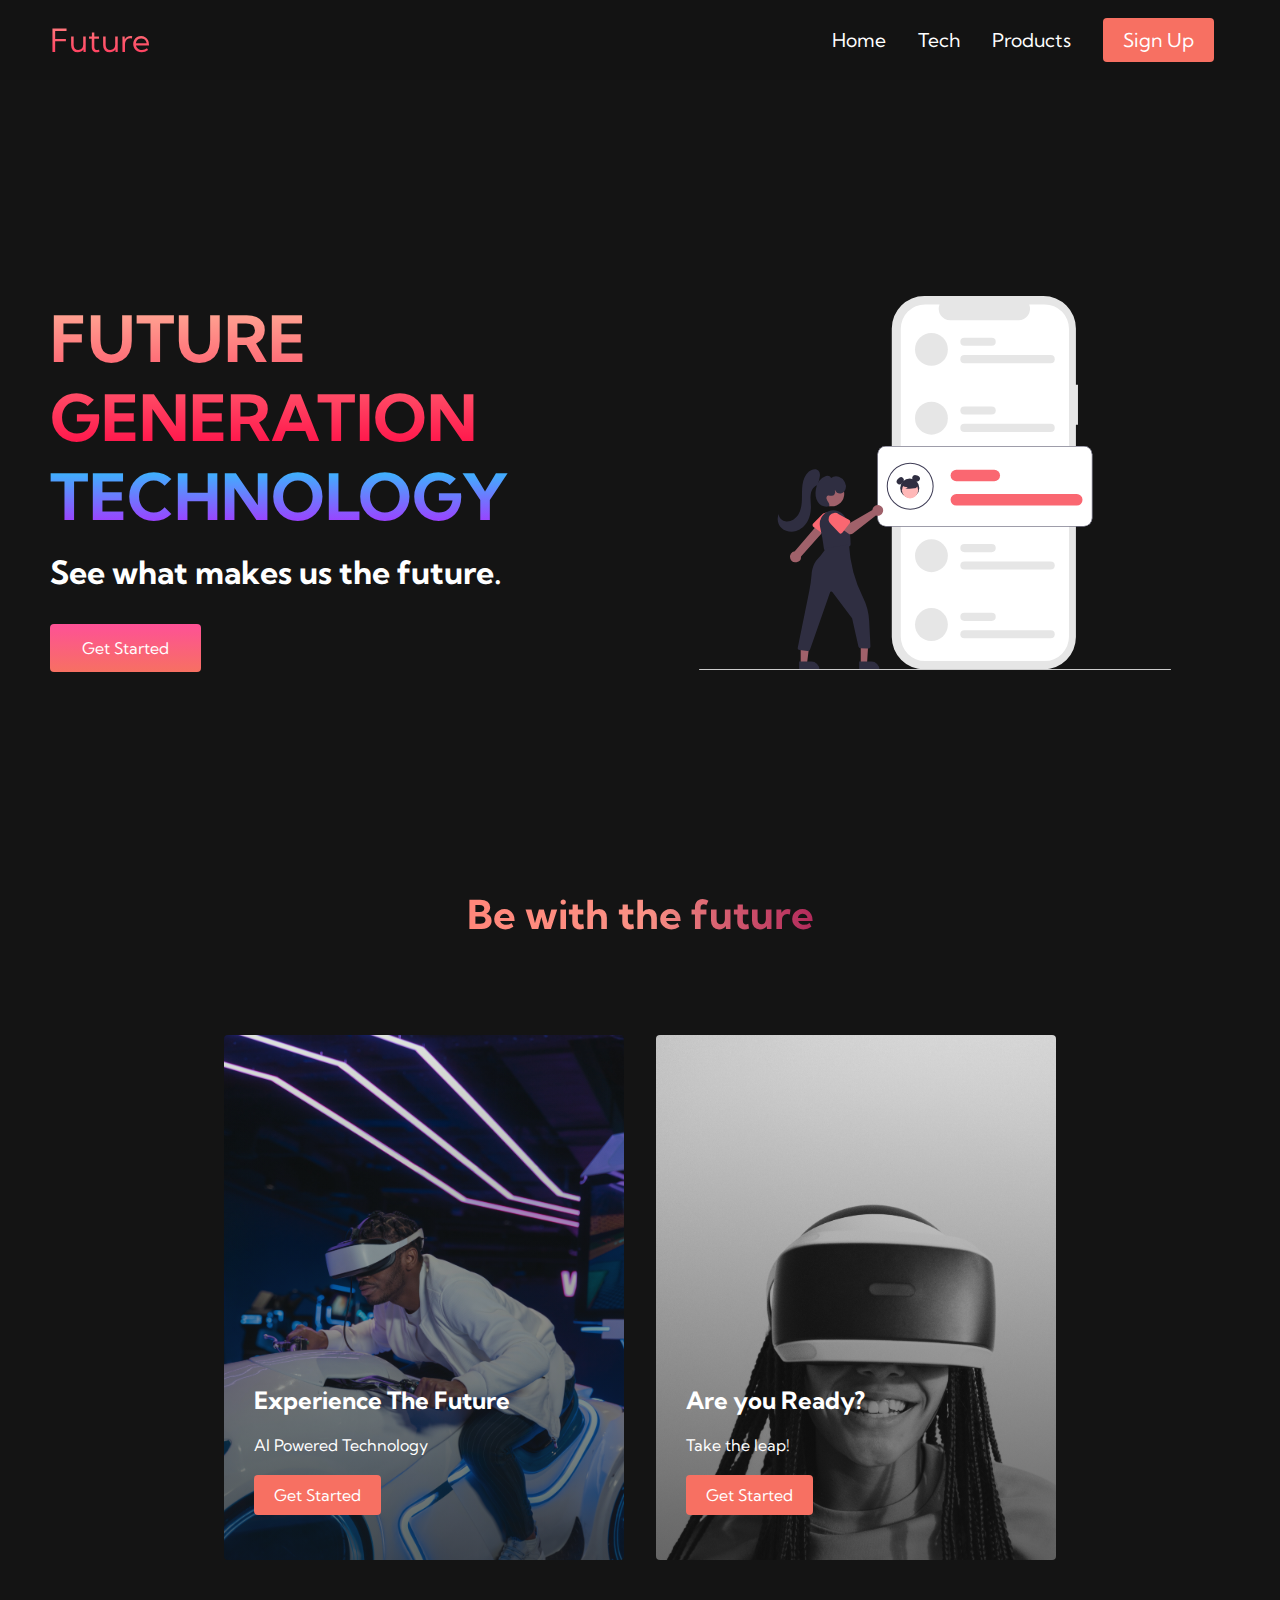
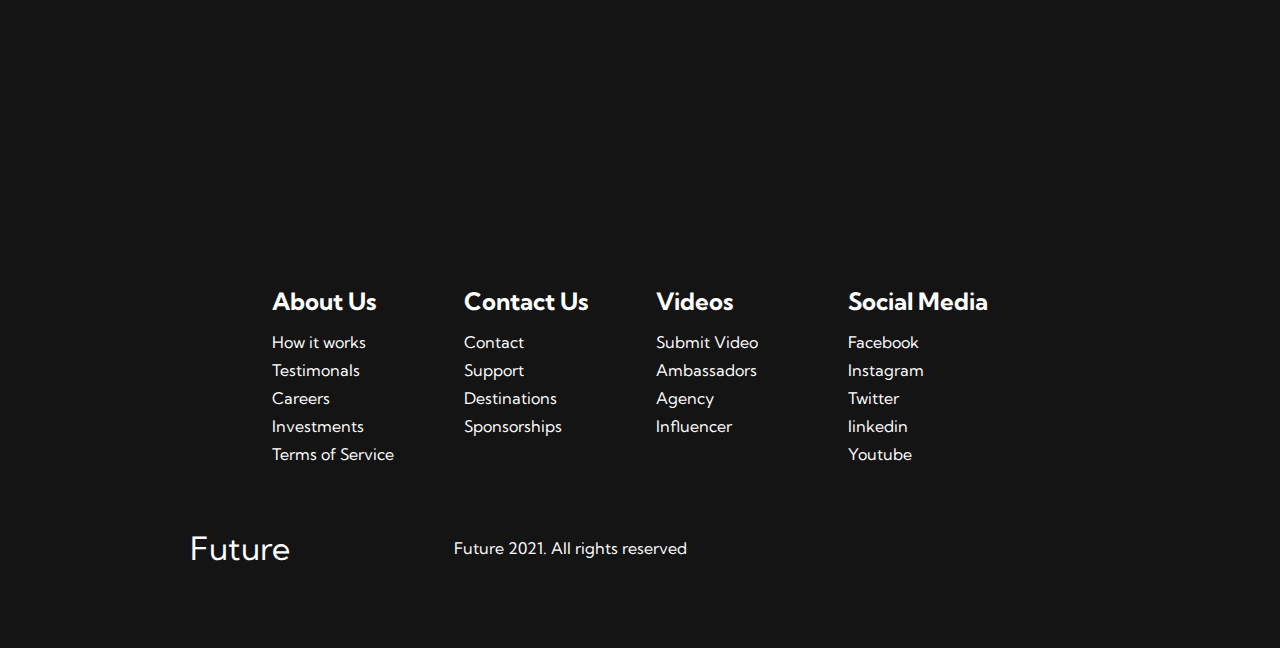
<file: index.html>
<!DOCTYPE html>
<html lang="en">
<head>
    <meta charset="UTF-8">
    <meta http-equiv="X-UA-Compatible" content="IE=edge">
    <meta name="viewport" content="width=device-width, initial-scale=1.0">
    <title>Future</title>
    <link href="images/surf-icon-5 copy.jpg" rel="icon">
    <link rel="stylesheet" href="styles.css">
    <link rel="stylesheet" href="https://use.fontawesome.com/releases/v5.15.3/css/all.css" integrity="sha384-SZXxX4whJ79/gErwcOYf+zWLeJdY/qpuqC4cAa9rOGUstPomtqpuNWT9wdPEn2fk" crossorigin="anonymous">
    <link rel="preconnect" href="https://fonts.gstatic.com">
    <link href="https://fonts.googleapis.com/css2?family=Kumbh+Sans:wght@400;700&display=swap" rel="stylesheet">    
</head>
<body>
    <!-- Navbar Section -->
    <nav class="navbar">
        <div class="navbar__container">
            <a href="/index.html" id="navbar__logo"><i class="fas fa-user-astronaut"></i>Future</a>
            <div class="navbar__toggle" id="mobile-menu">
                <span class="bar"></span>
                <span class="bar"></span>
                <span class="bar"></span>
            </div>
            <ul class="navbar__menu">
                <li class="navbar__item">
                    <a href="/index.html" class="navbar__links">Home</a>
                </li>
                <li class="navbar__item">
                    <a href="/tech.html" class="navbar__links">Tech</a>
                </li>
                <li class="navbar__item">
                    <a href="/index.html" class="navbar__links">Products</a>
                </li>
                <li class="navbar__btn">
                    <a href="/index.html" class="button">Sign Up</a>
                </li>
            </ul>
        </div>
    </nav>
    <!-- Hero Section -->
    <div class="main">
        <div class="main__container">
            <div class="main__content">
                <h1>FUTURE GENERATION</h1>
                <h2>TECHNOLOGY</h2>
                <p>See what makes us the future.</p>
                <button class="main__btn"><a href="/">Get Started</a></button>
            </div>
            <div class="main__img--container">
                <img src="/images/pic1.svg" alt="pic" id="main__img">
            </div>
        </div>
    </div>
    <!-- Services Section -->
    <div class="services">
        <h1>Be with the future</h1>
        <div class="services__container">
            <div class="services__card">
                <h2>Experience The Future</h2>
                <p>AI Powered Technology</p>
                <button>Get Started</button>
            </div>
            <div class="services__card">
                <h2>Are you Ready?</h2>
                <p>Take the leap!</p>
                <button>Get Started</button>
            </div>
        </div>
    </div>

    <!-- Footer Section -->
    <div class="footer__container">
        <div class="footer__links">
            <div class="footer__link--wrapper">
                <div class="footer__link--items">
                    <h2>About Us</h2>
                    <a href="/sign__up">How it works</a>
                    <a href="/">Testimonals</a>
                    <a href="/">Careers</a>
                    <a href="/">Investments</a>
                    <a href="/">Terms of Service</a>
                </div>
                <div class="footer__link--items">
                    <h2>Contact Us</h2>
                    <a href="/">Contact</a>
                    <a href="/">Support</a>
                    <a href="/">Destinations</a>
                    <a href="/">Sponsorships</a>
                </div>
            </div>
            <div class="footer__link--wrapper">
                <div class="footer__link--items">
                    <h2>Videos</h2>
                    <a href="/">Submit Video</a>
                    <a href="/">Ambassadors</a>
                    <a href="/">Agency</a>
                    <a href="/">Influencer</a>
                </div>
                <div class="footer__link--items">
                    <h2>Social Media</h2>
                    <a href="/">Facebook</a>
                    <a href="/">Instagram</a>
                    <a href="/">Twitter</a>
                    <a href="/">linkedin</a>
                    <a href="/">Youtube</a>
                </div>
            </div>
        </div>
        <div class="social__media">
            <div class="social__media--wrap">
                <div class="footer__logo">
                    <a href="/index.html" id="footer__logo"><i class="fas fa-user-astronaut"></i>Future</a>
                </div>
                <p class="website__rights">Future 2021. All rights reserved</p>
                <div class="social__icons">
                    <a href="/" class="social__icon--link" target="_blank"><i class="fab fa-facebook"></i></a>
                    <a href="/" class="social__icon--link" target="_blank"><i class="fab fa-instagram"></i></a>
                    <a href="/" class="social__icon--link" target="_blank"><i class="fab fa-twitter"></i></a>
                    <a href="/" class="social__icon--link" target="_blank"><i class="fab fa-linkedin"></i></a>
                    <a href="/" class="social__icon--link" target="_blank"><i class="fab fa-youtube"></i></a>
                </div>
            </div>
        </div>
    </div>
    <script src="app.js"></script>
</body>
</html>
</file>
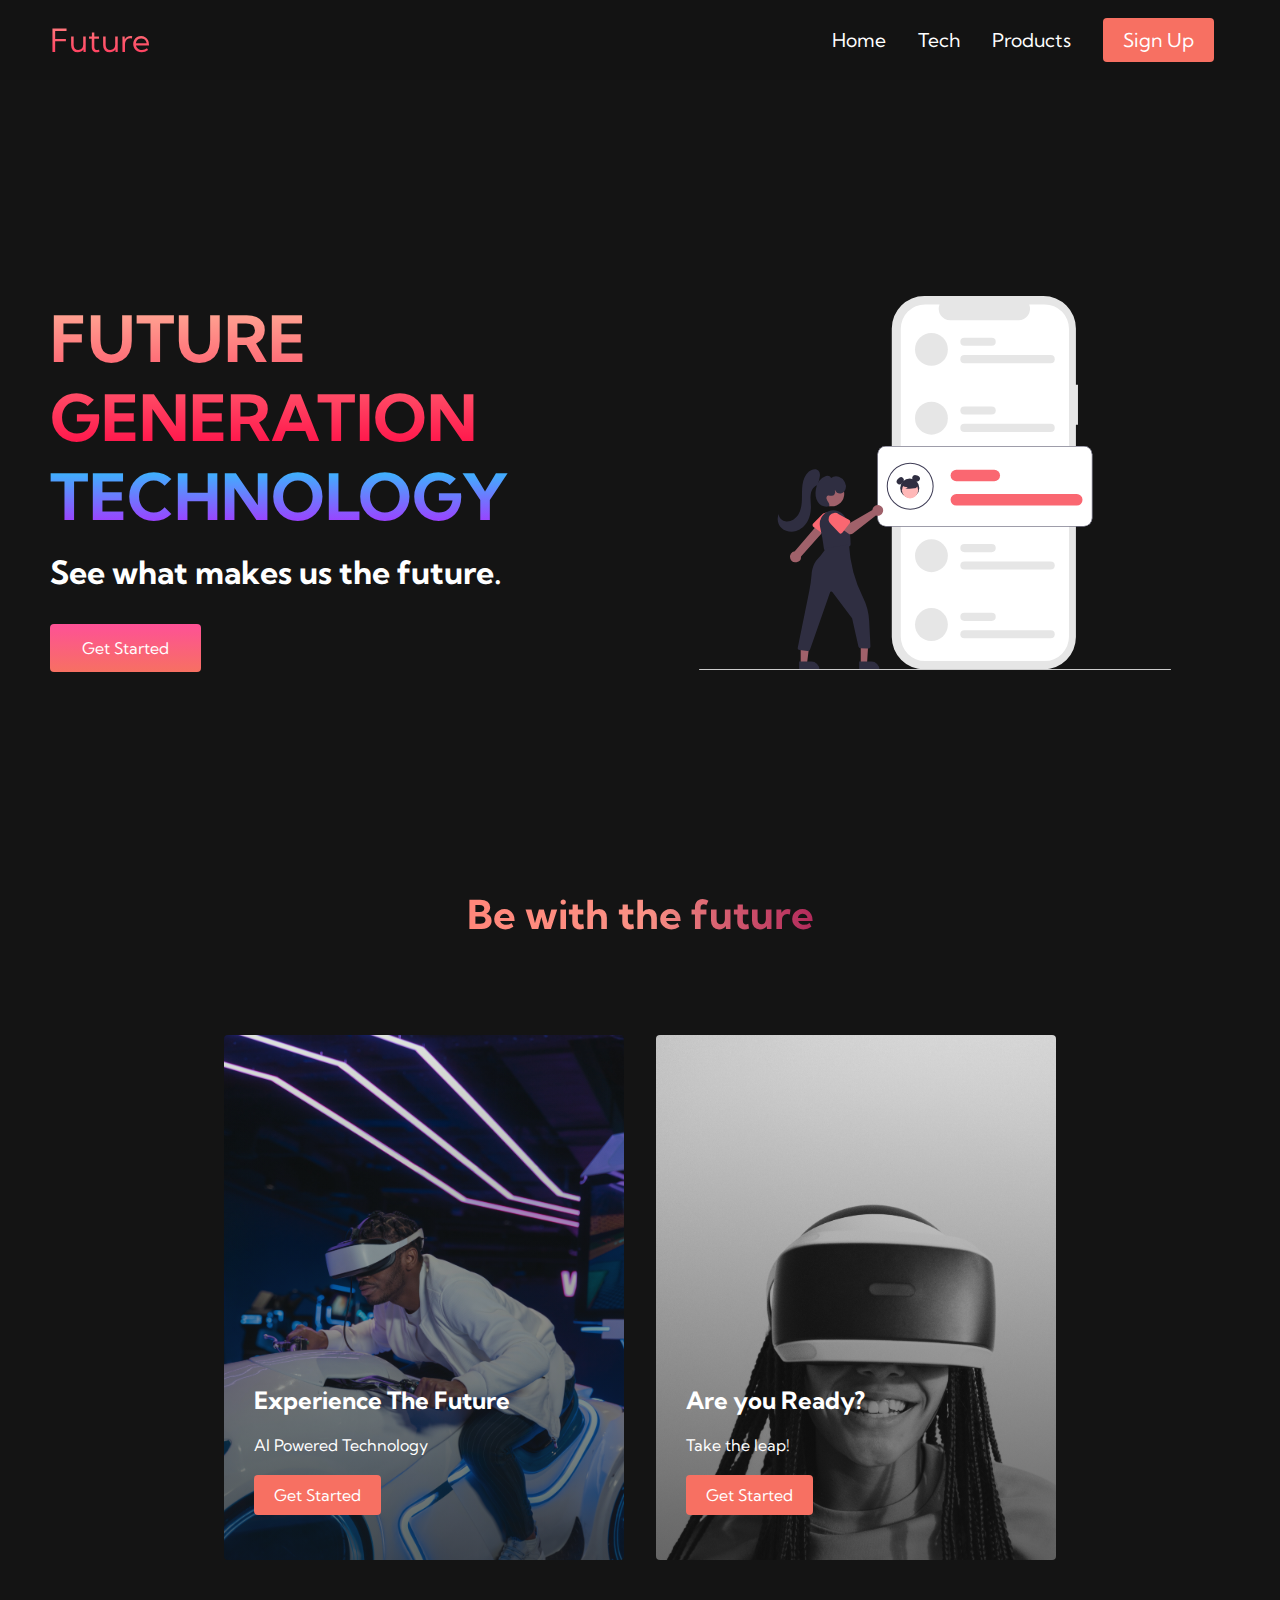
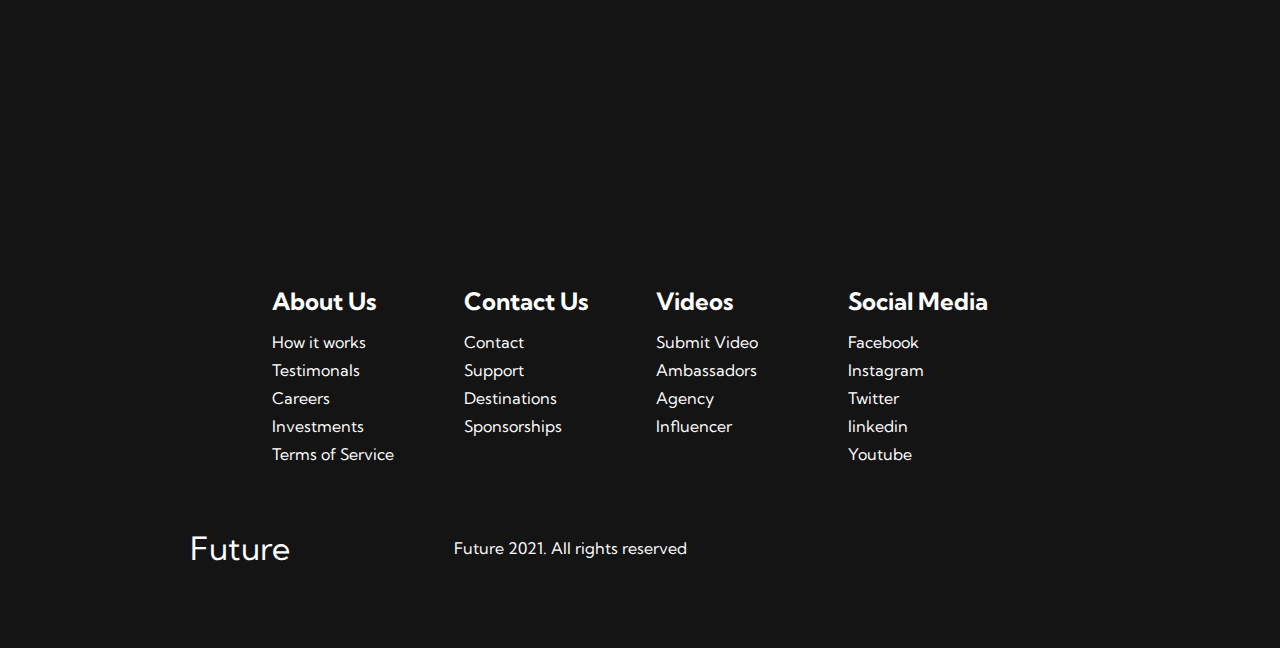
<file: future.html>
<!DOCTYPE html>
<html lang="en">
<head>
    <meta charset="UTF-8">
    <meta http-equiv="X-UA-Compatible" content="IE=edge">
    <meta name="viewport" content="width=device-width, initial-scale=1.0">
    <title>Future</title>
    <link href="images/surf-icon-5 copy.jpg" rel="icon">
    <link rel="stylesheet" href="styles.css">
    <link rel="stylesheet" href="https://use.fontawesome.com/releases/v5.15.3/css/all.css" integrity="sha384-SZXxX4whJ79/gErwcOYf+zWLeJdY/qpuqC4cAa9rOGUstPomtqpuNWT9wdPEn2fk" crossorigin="anonymous">
    <link rel="preconnect" href="https://fonts.gstatic.com">
    <link href="https://fonts.googleapis.com/css2?family=Kumbh+Sans:wght@400;700&display=swap" rel="stylesheet">    
</head>
<body>
    <!-- Navbar Section -->
    <nav class="navbar">
        <div class="navbar__container">
            <a href="/" id="navbar__logo"><i class="fas fa-user-astronaut"></i>Future</a>
            <div class="navbar__toggle" id="mobile-menu">
                <span class="bar"></span>
                <span class="bar"></span>
                <span class="bar"></span>
            </div>
            <ul class="navbar__menu">
                <li class="navbar__item">
                    <a href="/future.html" class="navbar__links">Home</a>
                </li>
                <li class="navbar__item">
                    <a href="/tech.html" class="navbar__links">Tech</a>
                </li>
                <li class="navbar__item">
                    <a href="/" class="navbar__links">Products</a>
                </li>
                <li class="navbar__btn">
                    <a href="/" class="button">Sign Up</a>
                </li>
            </ul>
        </div>
    </nav>
    <!-- Hero Section -->
    <div class="main">
        <div class="main__container">
            <div class="main__content">
                <h1>FUTURE GENERATION</h1>
                <h2>TECHNOLOGY</h2>
                <p>See what makes us the future.</p>
                <button class="main__btn"><a href="/">Get Started</a></button>
            </div>
            <div class="main__img--container">
                <img src="/images/pic1.svg" alt="pic" id="main__img">
            </div>
        </div>
    </div>
    <!-- Services Section -->
    <div class="services">
        <h1>Be with the future</h1>
        <div class="services__container">
            <div class="services__card">
                <h2>Experience The Future</h2>
                <p>AI Powered Technology</p>
                <button>Get Started</button>
            </div>
            <div class="services__card">
                <h2>Are you Ready?</h2>
                <p>Take the leap!</p>
                <button>Get Started</button>
            </div>
        </div>
    </div>

    <!-- Footer Section -->
    <div class="footer__container">
        <div class="footer__links">
            <div class="footer__link--wrapper">
                <div class="footer__link--items">
                    <h2>About Us</h2>
                    <a href="/sign__up">How it works</a>
                    <a href="/">Testimonals</a>
                    <a href="/">Careers</a>
                    <a href="/">Investments</a>
                    <a href="/">Terms of Service</a>
                </div>
                <div class="footer__link--items">
                    <h2>Contact Us</h2>
                    <a href="/">Contact</a>
                    <a href="/">Support</a>
                    <a href="/">Destinations</a>
                    <a href="/">Sponsorships</a>
                </div>
            </div>
            <div class="footer__link--wrapper">
                <div class="footer__link--items">
                    <h2>Videos</h2>
                    <a href="/">Submit Video</a>
                    <a href="/">Ambassadors</a>
                    <a href="/">Agency</a>
                    <a href="/">Influencer</a>
                </div>
                <div class="footer__link--items">
                    <h2>Social Media</h2>
                    <a href="/">Facebook</a>
                    <a href="/">Instagram</a>
                    <a href="/">Twitter</a>
                    <a href="/">linkedin</a>
                    <a href="/">Youtube</a>
                </div>
            </div>
        </div>
        <div class="social__media">
            <div class="social__media--wrap">
                <div class="footer__logo">
                    <a href="/" id="footer__logo"><i class="fas fa-user-astronaut"></i>Future</a>
                </div>
                <p class="website__rights">Future 2021. All rights reserved</p>
                <div class="social__icons">
                    <a href="/" class="social__icon--link" target="_blank"><i class="fab fa-facebook"></i></a>
                    <a href="/" class="social__icon--link" target="_blank"><i class="fab fa-instagram"></i></a>
                    <a href="/" class="social__icon--link" target="_blank"><i class="fab fa-twitter"></i></a>
                    <a href="/" class="social__icon--link" target="_blank"><i class="fab fa-linkedin"></i></a>
                    <a href="/" class="social__icon--link" target="_blank"><i class="fab fa-youtube"></i></a>
                </div>
            </div>
        </div>
    </div>
    <script src="app.js"></script>
</body>
</html>
</file>
<file: styles.css>
* {
    box-sizing: border-box;
    margin: 0;
    padding: 0;
    font-family: 'Kumbh Sans', sans-serif;
}

.navbar {
    background: #131313;
    height: 80px;
    display: flex;
    justify-content: center;
    align-items: center;
    font-size: 1.2rem;
    position: sticky;
    top: 0;
    z-index: 999;
}

.navbar__container {
    display: flex;
    justify-content: space-between;
    height: 80px;
    z-index: 1;
    width: 100%;
    max-width: 1300px;
    margin: 0 auto;
    padding: 0 50px;
}

#navbar__logo {
    background-color: #ff8177;
    background-image: linear-gradient(to top, #ff0844 0%, #ffb199 100%);
    background-size: 100%;
    background-clip: text;
    -webkit-background-clip: text;
    -moz-background-clip: text;
    -webkit-text-fill-color: transparent;
    -moz-text-fill-color: transparent;
    display: flex;
    align-items: center;
    cursor: pointer;
    text-decoration: none;
    font-size: 2rem;
}

.fa-gem {
    margin-right: 0.5rem;
}

.navbar__menu {
    display: flex;
    align-items: center;
    list-style: none;
    text-align: center;
}

.navbar__item {
    height: 80px;
}

.navbar__links {
    color: #fff;
    display: flex;
    align-items: center;
    justify-content: center;
    text-decoration: none;
    padding: 0 1rem;
    height: 100%;
}

.navbar__btn {
    display: flex;
    justify-content: center;
    align-items: center;
    padding: 0 1rem;
    width: 100%;
}

.button {
    display: flex;
    justify-content: center;
    align-items: center;
    text-decoration: none;
    padding: 10px 20px;
    height: 100%;
    width: 100%;
    border: none;
    outline: none;
    border-radius: 4px;
    background: #f77062;
    color: #fff;
}

.button:hover {
    background: #4837ff;
    transition: all 0.3s ease;
}

.navbar__links:hover {
    color: #f77062;
    transition: all 0.3s ease;
}

@media screen and (max-width: 960px) {
    .navbar__container {
        display: flex;
        justify-content: space-between;
        height: 80px;
        z-index: 1;
        width: 100%;
        max-width: 1300px;
        padding: 0;
    }

    .navbar__menu {
        display: grid;
        grid-template-columns: auto;
        margin: 0;
        width: 100%;
        position: absolute;
        top: -1000px;
        opacity: 0;
        transition: all 0.5s ease;
        height: 50vh;
        z-index: -1;
        background: #131313;
    }

    .navbar__menu.active {
        background: #131313;
        top: 100%;
        opacity: 1;
        transition: all 0.5s ease;
        z-index: 99;
        height: 50vh;
        font-size: 1.6rem;
    }

    #navbar__logo {
        padding-left: 25px;
    }

    .navbar__toggle .bar {
        width: 25px;
        height: 3px;
        margin: 5px auto;
        transition: all 0.3s ease-in-out;
        background: #fff;
    }

    .navbar__item {
        width: 100%;
    }

    .navbar__links {
        text-align: center;
        padding: 2rem;
        width: 100%;
        display: table;
    }

    #mobile-menu {
        position: absolute;
        top: 20%;
        right: 5%;
        transform: translate(5%, 20%);
    }

    .navbar__btn {
        padding-bottom: 2rem;
    }

    .button {
        display: flex;
        justify-content: center;
        align-items: center;
        width: 80%;
        height: 80px;
        margin: 0;
    }

    .navbar__toggle .bar {
        display: block;
        cursor: pointer;
    }

    #mobile-menu.is-active .bar:nth-child(2) {
        opacity: 0;
    }

    #mobile-menu.is-active .bar:nth-child(1) {
        transform: translateY(8px) rotate(45deg);
    }

    #mobile-menu.is-active .bar:nth-child(3) {
        transform: translateY(-8px) rotate(-45deg);
    }
}

/* Hero Section CSS*/

.main {
    background-color: #141414;
}

.main__container {
    display: grid;
    grid-template-columns: 1fr 1fr;
    align-items: center;
    justify-self: center;
    margin: 0 auto;
    height: 90vh;
    background-color: #141414;
    z-index: 1;
    width: 100%;
    max-width: 1300px;
    padding: 0 50px;
}

.main__content h1 {
    font-size: 4rem;
    background-color: #ff8177;
    background-image: linear-gradient(to top, #ff0844 0%, #ffb199 100%);
    background-size: 100%;
    background-clip: text;
    -webkit-background-clip: text;
    -moz-background-clip: text;
    -webkit-text-fill-color: transparent;
    -moz-text-fill-color: transparent;
}

.main__content h2 {
    font-size: 4rem;
    background-color: #ff8177;
    background-image: linear-gradient(to top, #b721ff 0%, #21d4fd 100%);
    background-size: 100%;
    background-clip: text;
    -webkit-background-clip: text;
    -moz-background-clip: text;
    -webkit-text-fill-color: transparent;
    -moz-text-fill-color: transparent;
}

.main__content p {
    margin-top: 1rem;
    font-size: 2rem;
    font-weight: 700;
    color: #fff;
}

.main__btn {
    font-size: 1rem;
    background-image: linear-gradient(to top, #f77062 0%, #fe5196 100%);
    padding: 14px 32px;
    border: none;
    border-radius: 4px;
    color: #fff;
    margin-top: 2rem;
    cursor: pointer;
    position: relative;
    transition: all 0.35s;
    outline: none;
}

.main__btn a {
    position: relative;
    z-index: 2;
    color: #fff;
    text-decoration: none;
}

.main__btn::after {
    position: absolute;
    content: '';
    top: 0;
    left: 0;
    width: 0;
    height: 100%;
    background: #4837ff;
    transition: all 0.35s;
    border-radius: 4px;
}

.main__btn:hover {
    color: #fff;
}

.main__btn:hover:after {
    width: 100%;
}

.main__img--container {
    text-align: center;
}

#main__img {
    height: 80%;
    width: 80%;
}

/* Mobile Responsive */
@media screen and (max-width: 768px) {
    .main__container {
        display: grid;
        grid-template-columns: auto;
        align-items: center;
        justify-self: center;
        width: 100%;
        margin: 0 auto;
        height: 90vh;
    }

    .main__content {
        text-align: center;
        margin-bottom: 4rem;
    }

    .main__content h1 {
        font-size: 2.5rem;
        margin-top: 2rem;
    }

    .main__content h2 {
        font-size: 3rem;
    }

    .main__content p {
        margin-top: 1rem;
        font-size: 1.5rem;
    }
}

@media screen and (max-width: 480px) {
    .main__content h1 {
        font-size: 2rem;
        margin-top: 3rem;
    }

    .main__content h2 {
        font-size: 2rem;
    }

    .main__content p {
        margin-top: 2rem;
        font-size: 1.5rem;
    }

    .main__btn {
        padding: 12px 36px;
        margin: 2.5rem 0;
    }
}

/* Services Section CSS */
.services {
    background: #141414;
    display: flex;
    flex-direction: column;
    align-items: center;
    height: 100vh;
}

.services h1 {
    background-color: #ff8177;
    background-image: linear-gradient(to right, 
    #ff8177 0%, 
    #ff867a 0%,
    #ff8c7f 21%,
    #f99185 52%,
    #cf556c 78%,
    #b12a5b 100%);
    background-size: 100%;
    margin-bottom: 5rem;
    font-size: 2.5rem;
    background-clip: text;
    -webkit-background-clip: text;
    -moz-background-clip: text;
    -webkit-text-fill-color: transparent;
    -moz-text-fill-color: transparent;
}

.services__container {
    display: flex;
    justify-content: center;
    flex-wrap: wrap;
}

.services__card {
    margin: 1rem;
    height: 525px;
    width: 400px;
    border-radius: 4px;
    background-image: linear-gradient(to bottom, rgba(0,0,0,0) 0%, rgba(17,17,17,0.6) 100%),
     url('/images/pic3.jpg');
    background-size: cover;
    position: relative;
    color: #fff;
}

.services__card:nth-child(2) {
    background-image: linear-gradient(to bottom, rgba(0,0,0,0) 0%, rgba(17,17,17,0.6) 100%),
     url('/images/pic2.jpg');
}

.services h2 {
    position: absolute;
    top: 350px;
    left: 30px;
}

.services__card p {
    position: absolute;
    top: 400px;
    left: 30px;
}

.services__card button {
    color: #fff;
    padding: 10px 20px;
    border: none;
    outline: none;
    border-radius: 4px;
    background: #f77062;
    position: absolute;
    top: 440px;
    left: 30px;
    font-size: 1rem;
    cursor: pointer;
}

.services__card:hover {
    transform: scale(1.075);
    transition: 0.2s ease-in;
    cursor: pointer;
}

@media screen and (max-width: 960px) {
    .services {
        height: 1600px;
    }

    .services h1 {
        font-size: 2rem;
        margin-top: 12rem;
    }
}

@media screen and (max-width: 480px) {
    .services {
        height: 1400px;
    }

    .services h1 {
        font-size: 1.2rem;
    }

    .services__card {
        width: 300px;
    }
}

/* Footer CSS */
.footer__container {
    background-color: #141414;
    padding: 5rem 0;
    display: flex;
    flex-direction: column;
    justify-content: center;
    align-items: center;
}

#footer__logo {
    color: #fff;
    display: flex;
    align-items: center;
    cursor: pointer;
    text-decoration: none;
    font-size: 2rem;
}

.footer__links {
    width: 100%;
    max-width: 1000px;
    display: flex;
    justify-content: center;
}

.footer__link--wrapper {
    display: flex;
}

.footer__link--items {
    display: flex;
    flex-direction: column;
    align-items: flex-start;
    margin: 16px;
    text-align: left;
    width: 160px;
    box-sizing: border-box;
}

.footer__link--items h2 {
    margin-bottom: 16px;
}

.footer__link--items h2 {
    color: #fff;
}

.footer__link--items a {
    color: #fff;
    text-decoration: none;
    margin-bottom: 0.5rem;
}

.footer__link--items a:color {
    color: #e9e9e9;
    transition: 0.3s ease-out;
}

/* Social Icons */
.social__icon--link {
    color: #fff;
    font-size: 24px;
}

.social__media {
    max-width: 1000px;
    width: 100%;
}

.social__media--wrap {
    display: flex;
    justify-content: space-between;
    align-items: center;
    width: 90%;
    max-width: 1000px;
    margin: 40px auto 0 auto;
}

.social__icons {
    display: flex;
    justify-content: space-between;
    align-items: center;
    width: 240px;
}

.social__logo {
    color:#fff;
    justify-self: flex-start;
    margin-left: 20px;
    cursor: pointer;
    text-decoration: none;
    font-size: 2rem;
    display: flex;
    align-items: center;
    margin-bottom: 16px;
}

.website__rights {
    color: #fff;
}

@media screen and (max-width: 820px) {
    .footer__links {
        padding-top: 2rem;
    }

    #footer__logo {
        margin-bottom: 2rem;
    }

    .website__rights {
        margin-bottom: 2rem;
    }

    .footer__link--wrapper {
        flex-direction: column;
    }

    .social__media--wrap {
        flex-direction: column;
    }
}

@media screen and (max-width: 480px) {
    .footer__link--items {
        margin: 0;
        padding: 10px;
        width: 100%;
    }
}
</file>
